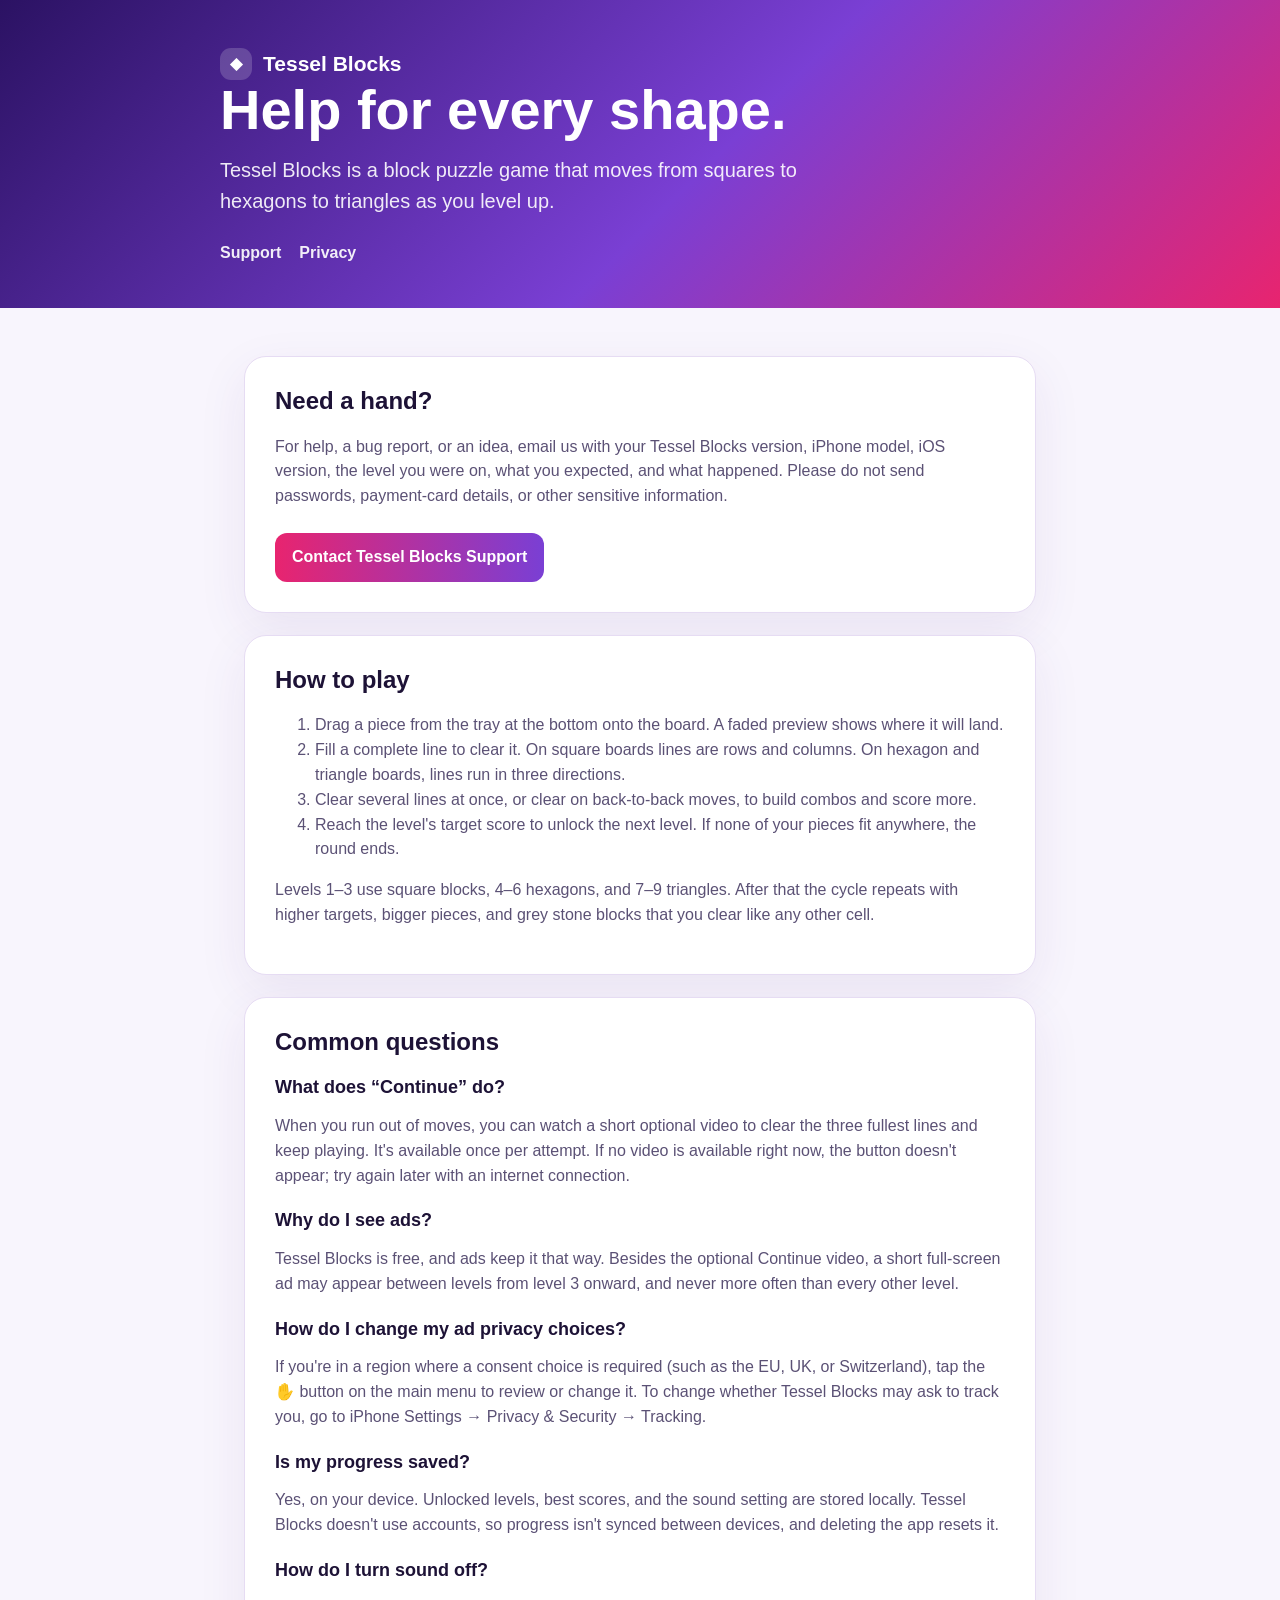
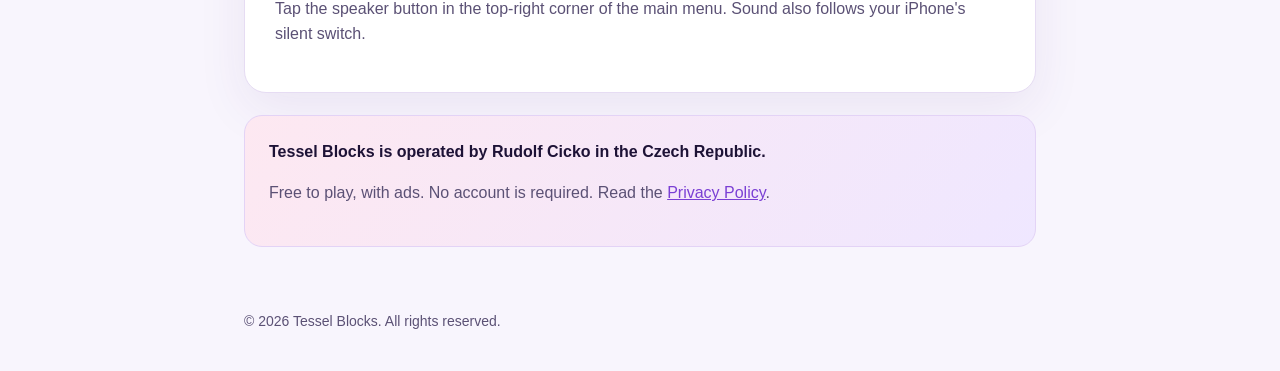
<file: index.html>
<!doctype html>
<html lang="en">
  <head>
    <meta charset="utf-8">
    <meta name="viewport" content="width=device-width, initial-scale=1">
    <title>Tessel Blocks Support</title>
    <meta name="description" content="Help, how to play, and privacy information for Tessel Blocks, a block puzzle game with square, hexagon and triangle boards.">
    <link rel="stylesheet" href="styles.css">
  </head>
  <body>
    <header>
      <div class="wrap">
        <div class="brand"><span class="brand-mark">◆</span> Tessel Blocks</div>
        <div class="hero">
          <h1>Help for every shape.</h1>
          <p>Tessel Blocks is a block puzzle game that moves from squares to hexagons to triangles as you level up.</p>
        </div>
        <nav aria-label="Site"><a href="index.html">Support</a><a href="privacy.html">Privacy</a></nav>
      </div>
    </header>
    <main>
      <section class="card">
        <h2>Need a hand?</h2>
        <p>For help, a bug report, or an idea, email us with your Tessel Blocks version, iPhone model, iOS version, the level you were on, what you expected, and what happened. Please do not send passwords, payment-card details, or other sensitive information.</p>
        <a class="button" href="mailto:rudolfcickodev@gmail.com?subject=Tessel%20Blocks%20support">Contact Tessel Blocks Support</a>
      </section>

      <section class="card" style="margin-top:22px">
        <h2>How to play</h2>
        <ol>
          <li>Drag a piece from the tray at the bottom onto the board. A faded preview shows where it will land.</li>
          <li>Fill a complete line to clear it. On square boards lines are rows and columns. On hexagon and triangle boards, lines run in three directions.</li>
          <li>Clear several lines at once, or clear on back-to-back moves, to build combos and score more.</li>
          <li>Reach the level's target score to unlock the next level. If none of your pieces fit anywhere, the round ends.</li>
        </ol>
        <p>Levels 1–3 use square blocks, 4–6 hexagons, and 7–9 triangles. After that the cycle repeats with higher targets, bigger pieces, and grey stone blocks that you clear like any other cell.</p>
      </section>

      <section class="card" style="margin-top:22px">
        <h2>Common questions</h2>
        <h3>What does “Continue” do?</h3>
        <p>When you run out of moves, you can watch a short optional video to clear the three fullest lines and keep playing. It's available once per attempt. If no video is available right now, the button doesn't appear; try again later with an internet connection.</p>
        <h3>Why do I see ads?</h3>
        <p>Tessel Blocks is free, and ads keep it that way. Besides the optional Continue video, a short full-screen ad may appear between levels from level 3 onward, and never more often than every other level.</p>
        <h3>How do I change my ad privacy choices?</h3>
        <p>If you're in a region where a consent choice is required (such as the EU, UK, or Switzerland), tap the ✋ button on the main menu to review or change it. To change whether Tessel Blocks may ask to track you, go to iPhone Settings → Privacy &amp; Security → Tracking.</p>
        <h3>Is my progress saved?</h3>
        <p>Yes, on your device. Unlocked levels, best scores, and the sound setting are stored locally. Tessel Blocks doesn't use accounts, so progress isn't synced between devices, and deleting the app resets it.</p>
        <h3>How do I turn sound off?</h3>
        <p>Tap the speaker button in the top-right corner of the main menu. Sound also follows your iPhone's silent switch.</p>
      </section>

      <section class="contact">
        <strong>Tessel Blocks is operated by Rudolf Cicko in the Czech Republic.</strong>
        <p>Free to play, with ads. No account is required. Read the <a href="privacy.html">Privacy Policy</a>.</p>
      </section>
    </main>
    <footer>© 2026 Tessel Blocks. All rights reserved.</footer>
  </body>
</html>
</file>
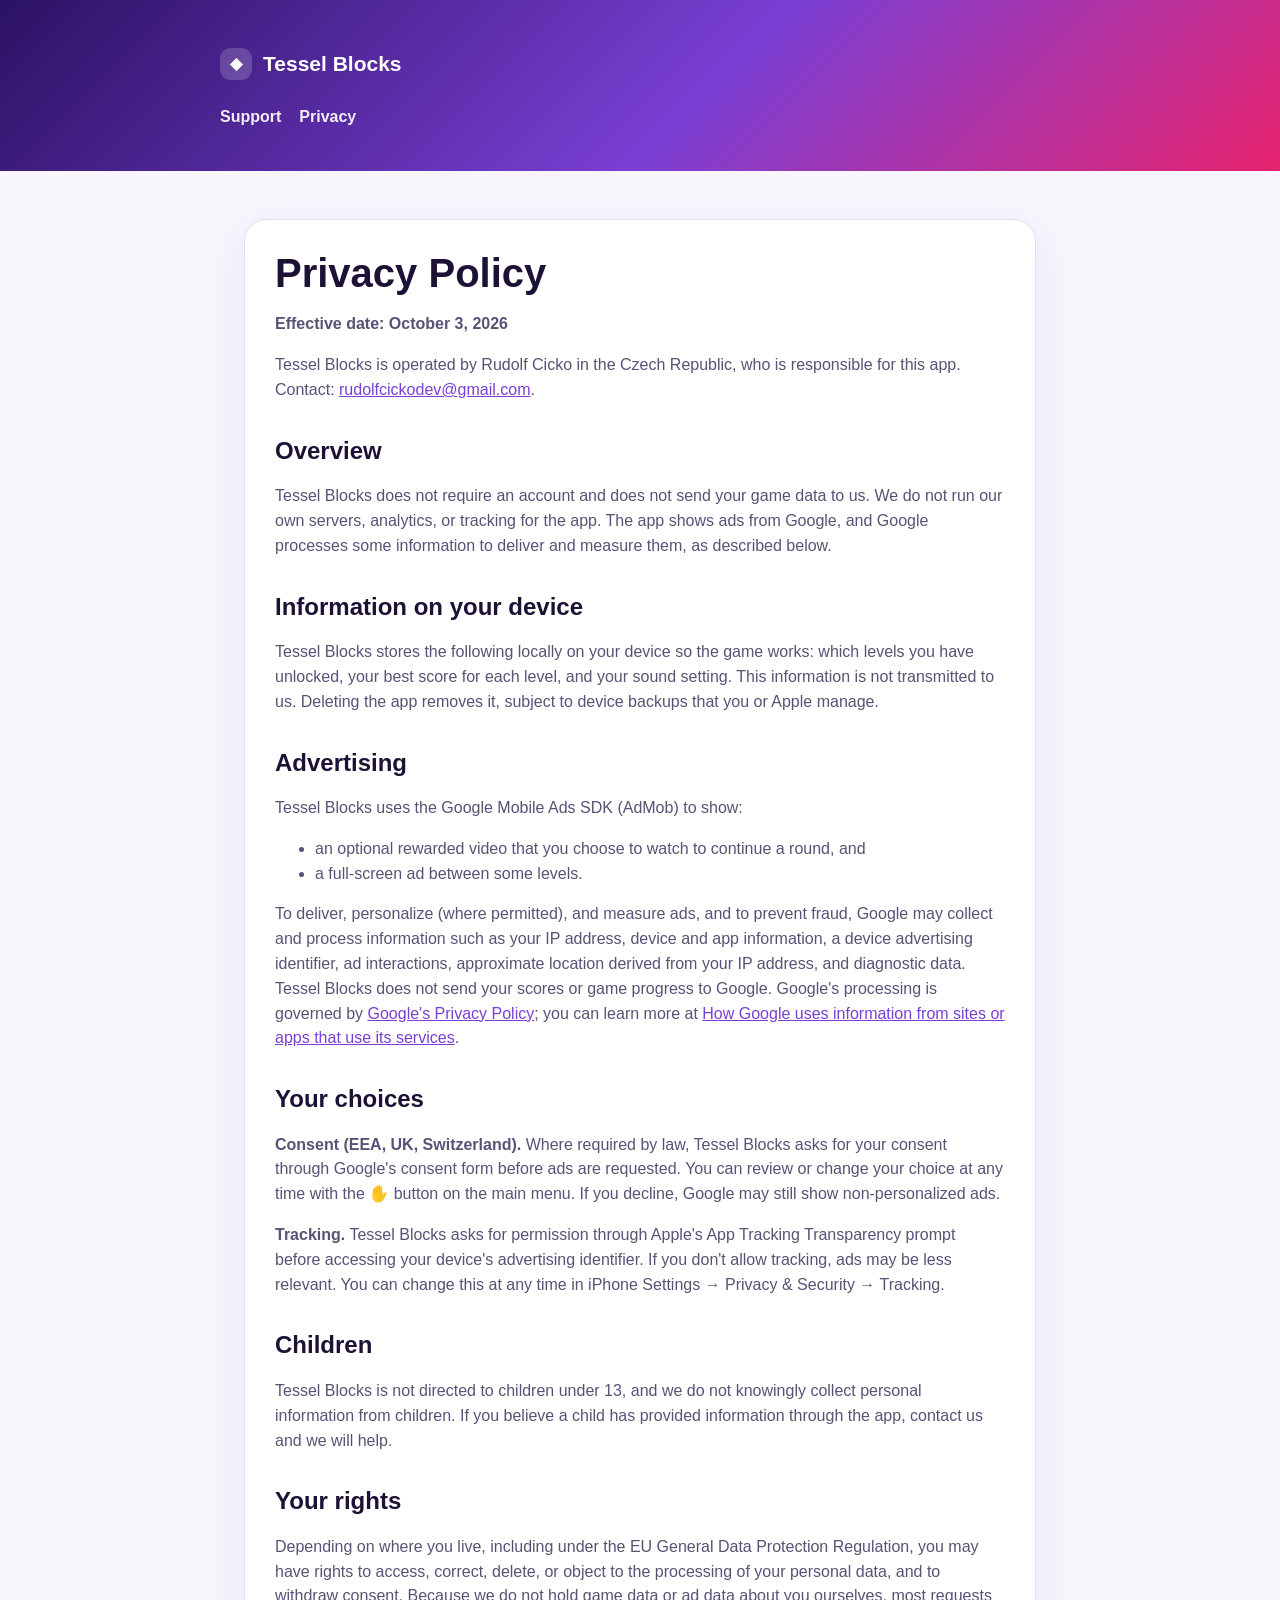
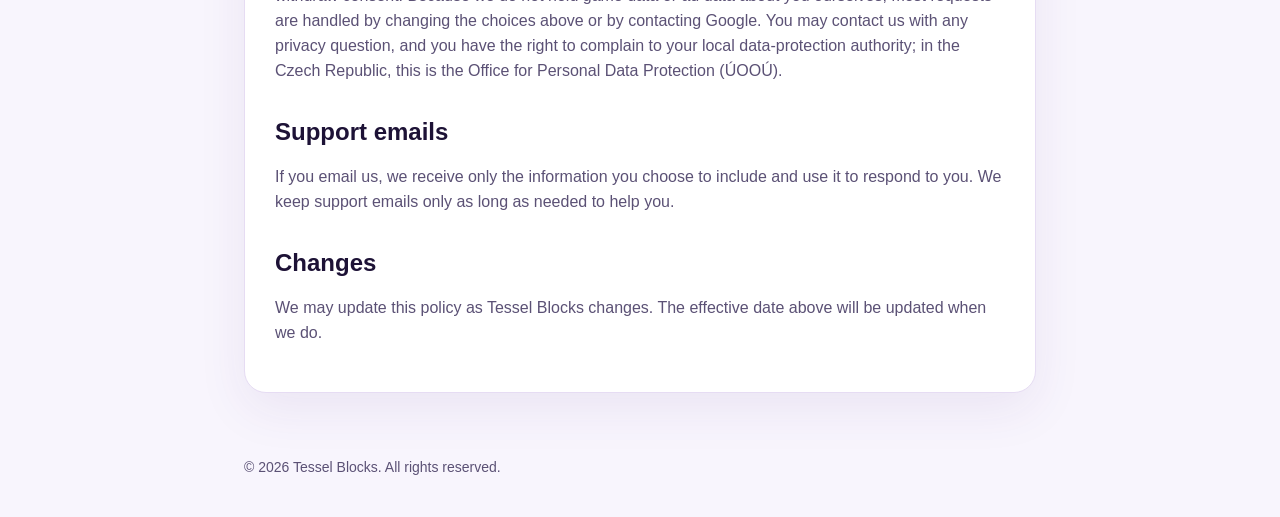
<file: privacy.html>
<!doctype html>
<html lang="en">
  <head>
    <meta charset="utf-8">
    <meta name="viewport" content="width=device-width, initial-scale=1">
    <title>Tessel Blocks Privacy Policy</title>
    <meta name="description" content="Tessel Blocks Privacy Policy.">
    <link rel="stylesheet" href="styles.css">
  </head>
  <body>
    <header><div class="wrap"><div class="brand"><span class="brand-mark">◆</span> Tessel Blocks</div><nav aria-label="Site"><a href="index.html">Support</a><a href="privacy.html">Privacy</a></nav></div></header>
    <main><article class="card">
      <h1>Privacy Policy</h1>
      <p><strong>Effective date: October 3, 2026</strong></p>
      <p>Tessel Blocks is operated by Rudolf Cicko in the Czech Republic, who is responsible for this app. Contact: <a href="mailto:rudolfcickodev@gmail.com">rudolfcickodev@gmail.com</a>.</p>

      <h2>Overview</h2>
      <p>Tessel Blocks does not require an account and does not send your game data to us. We do not run our own servers, analytics, or tracking for the app. The app shows ads from Google, and Google processes some information to deliver and measure them, as described below.</p>

      <h2>Information on your device</h2>
      <p>Tessel Blocks stores the following locally on your device so the game works: which levels you have unlocked, your best score for each level, and your sound setting. This information is not transmitted to us. Deleting the app removes it, subject to device backups that you or Apple manage.</p>

      <h2>Advertising</h2>
      <p>Tessel Blocks uses the Google Mobile Ads SDK (AdMob) to show:</p>
      <ul>
        <li>an optional rewarded video that you choose to watch to continue a round, and</li>
        <li>a full-screen ad between some levels.</li>
      </ul>
      <p>To deliver, personalize (where permitted), and measure ads, and to prevent fraud, Google may collect and process information such as your IP address, device and app information, a device advertising identifier, ad interactions, approximate location derived from your IP address, and diagnostic data. Tessel Blocks does not send your scores or game progress to Google. Google's processing is governed by <a href="https://policies.google.com/privacy">Google's Privacy Policy</a>; you can learn more at <a href="https://policies.google.com/technologies/partner-sites">How Google uses information from sites or apps that use its services</a>.</p>

      <h2>Your choices</h2>
      <p><strong>Consent (EEA, UK, Switzerland).</strong> Where required by law, Tessel Blocks asks for your consent through Google's consent form before ads are requested. You can review or change your choice at any time with the ✋ button on the main menu. If you decline, Google may still show non-personalized ads.</p>
      <p><strong>Tracking.</strong> Tessel Blocks asks for permission through Apple's App Tracking Transparency prompt before accessing your device's advertising identifier. If you don't allow tracking, ads may be less relevant. You can change this at any time in iPhone Settings → Privacy &amp; Security → Tracking.</p>

      <h2>Children</h2>
      <p>Tessel Blocks is not directed to children under 13, and we do not knowingly collect personal information from children. If you believe a child has provided information through the app, contact us and we will help.</p>

      <h2>Your rights</h2>
      <p>Depending on where you live, including under the EU General Data Protection Regulation, you may have rights to access, correct, delete, or object to the processing of your personal data, and to withdraw consent. Because we do not hold game data or ad data about you ourselves, most requests are handled by changing the choices above or by contacting Google. You may contact us with any privacy question, and you have the right to complain to your local data-protection authority; in the Czech Republic, this is the Office for Personal Data Protection (ÚOOÚ).</p>

      <h2>Support emails</h2>
      <p>If you email us, we receive only the information you choose to include and use it to respond to you. We keep support emails only as long as needed to help you.</p>

      <h2>Changes</h2>
      <p>We may update this policy as Tessel Blocks changes. The effective date above will be updated when we do.</p>
    </article></main>
    <footer>© 2026 Tessel Blocks. All rights reserved.</footer>
  </body>
</html>
</file>
<file: styles.css>
:root {
  color-scheme: light;
  --ink: #1d1236;
  --muted: #5b5175;
  --pink: #e8246f;
  --violet: #7a3fd4;
  --line: #e6dcf3;
  --wash: #f8f5fd;
}

* { box-sizing: border-box; }

body {
  margin: 0;
  font-family: -apple-system, BlinkMacSystemFont, "SF Pro Rounded", "SF Pro Display", "Segoe UI", sans-serif;
  background: var(--wash);
  color: var(--ink);
  line-height: 1.55;
}

a { color: var(--violet); }

header {
  background: linear-gradient(135deg, #2b1263 0%, #7a3fd4 55%, #e8246f 100%);
  color: white;
  padding: 48px 24px 42px;
}

.wrap { max-width: 840px; margin: 0 auto; }

.brand { display: flex; align-items: center; gap: 11px; font-size: 21px; font-weight: 800; }
.brand-mark { width: 32px; height: 32px; border-radius: 11px; background: rgba(255,255,255,.18); display: grid; place-items: center; font-size: 16px; }

nav { display: flex; flex-wrap: wrap; gap: 18px; margin-top: 24px; }
nav a { color: white; font-weight: 650; text-decoration: none; opacity: .92; }
nav a:hover { opacity: 1; text-decoration: underline; }

main { max-width: 840px; margin: 0 auto; padding: 48px 24px 64px; }

.card {
  background: white;
  border: 1px solid var(--line);
  border-radius: 22px;
  padding: 30px;
  box-shadow: 0 16px 50px rgba(74, 40, 130, .08);
}

.hero h1 { font-size: clamp(34px, 8vw, 56px); line-height: 1.05; margin: 0 0 16px; }
.hero p { font-size: 20px; color: rgba(255,255,255,.9); max-width: 620px; margin: 0; }

h1, h2, h3 { line-height: 1.15; }
h1 { margin: 0 0 14px; font-size: 40px; }
h2 { margin-top: 34px; font-size: 24px; }
.card > h2:first-child { margin-top: 0; }
h3 { margin: 22px 0 4px; font-size: 18px; }
p, li { color: var(--muted); }

.contact {
  background: linear-gradient(125deg, #fde8f1, #efe7ff);
  border: 1px solid #e3d3f6;
  border-radius: 18px;
  padding: 24px;
  margin-top: 22px;
}

.button {
  display: inline-block;
  margin-top: 8px;
  padding: 12px 17px;
  color: white;
  background: linear-gradient(90deg, var(--pink), var(--violet));
  border-radius: 12px;
  font-weight: 750;
  text-decoration: none;
}

footer { max-width: 840px; margin: 0 auto; padding: 0 24px 38px; color: var(--muted); font-size: 14px; }

@media (max-width: 540px) {
  header { padding-top: 34px; }
  .card { padding: 23px; border-radius: 18px; }
  main { padding-top: 30px; }
}
</file>
